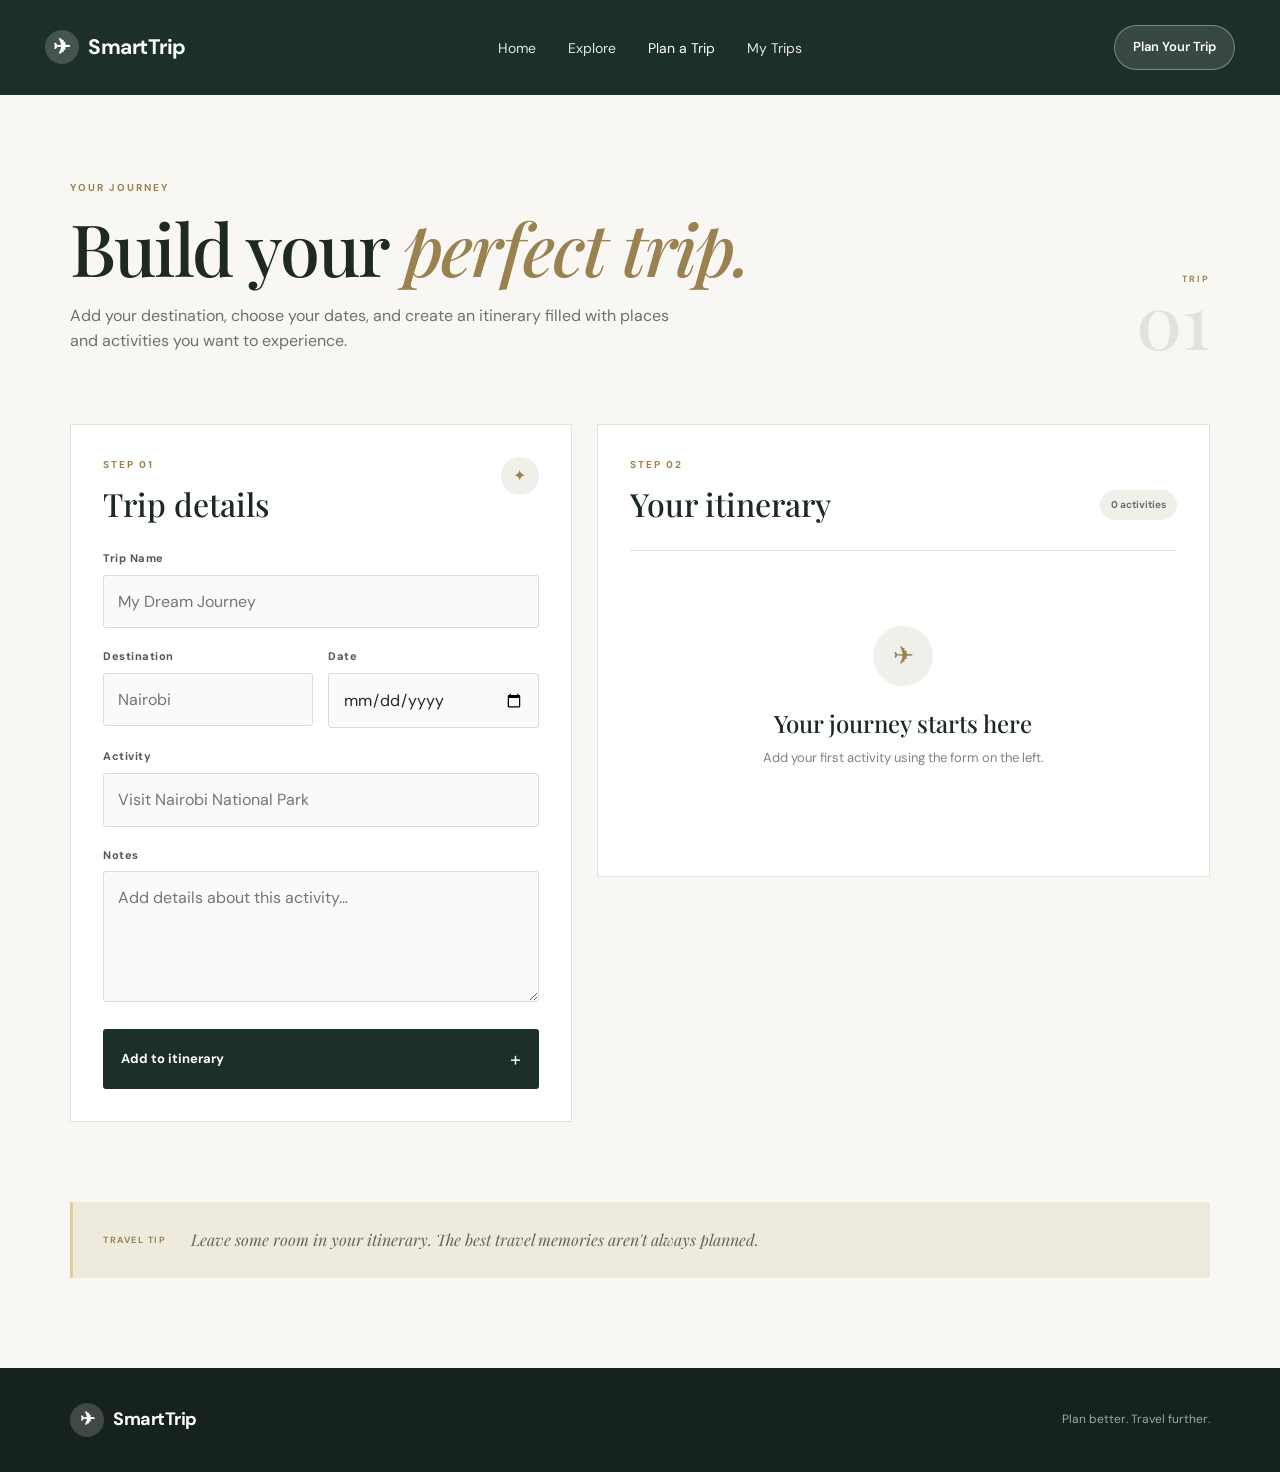
<file: planner.html>
<!DOCTYPE html>
<html lang="en">

<head>

    <meta charset="UTF-8">

    <meta name="viewport" content="width=device-width, initial-scale=1.0">

    <title>Plan a Trip | SmartTrip</title>

    <link rel="stylesheet" href="css/style.css">

</head>

<body>

    <!-- Navigation -->

    <header class="site-header planner-header">

        <nav class="navbar">

            <a href="index.html" class="logo">
                <span>✈</span>
                SmartTrip
            </a>
            <button class="menu-toggle" id="menuToggle" type="button" aria-label="Open navigation menu"
                aria-expanded="false" aria-controls="navLinks">
                ☰
            </button>

            <ul class="nav-links" id="navLinks">

                <li>
                    <a href="index.html">Home</a>
                </li>

                <li>
                    <a href="explore.html">Explore</a>
                </li>

                <li>
                    <a href="planner.html">Plan a Trip</a>
                </li>

                <li>
                    <a href="trips.html">My Trips</a>
                </li>

            </ul>

            <a href="planner.html" class="nav-button">
                Plan Your Trip
            </a>

        </nav>

    </header>


    <main class="planner-page">

        <!-- Planner Introduction -->

        <section class="planner-intro">

            <div>

                <span class="small-label">
                    YOUR JOURNEY
                </span>

                <h1>
                    Build your
                    <em>perfect trip.</em>
                </h1>

                <p>
                    Add your destination, choose your dates,
                    and create an itinerary filled with places
                    and activities you want to experience.
                </p>

            </div>

            <div class="planner-number">
                <span>TRIP</span>
                <strong>01</strong>
            </div>

        </section>


        <!-- Trip Details -->

        <section class="planner-workspace">

            <div class="trip-details-card">

                <div class="card-heading">

                    <div>
                        <span class="small-label">
                            STEP 01
                        </span>

                        <h2>
                            Trip details
                        </h2>
                    </div>

                    <span class="card-icon">
                        ✦
                    </span>

                </div>


                <form id="tripForm">

                    <div class="form-group full-width">

                        <label for="tripName">
                            Trip Name
                        </label>

                        <input type="text" id="tripName" placeholder="My Dream Journey">

                    </div>


                    <div class="form-row">

                        <div class="form-group">

                            <label for="destination">
                                Destination
                            </label>

                            <input type="text" id="destination" placeholder="Nairobi">

                        </div>


                        <div class="form-group">

                            <label for="tripDate">
                                Date
                            </label>

                            <input type="date" id="tripDate">

                        </div>

                    </div>


                    <div class="form-group">

                        <label for="activity">
                            Activity
                        </label>

                        <input type="text" id="activity" placeholder="Visit Nairobi National Park">

                    </div>


                    <div class="form-group">

                        <label for="notes">
                            Notes
                        </label>

                        <textarea id="notes" rows="4" placeholder="Add details about this activity..."></textarea>

                    </div>


                    <button type="submit" class="add-activity-btn">
                        Add to itinerary
                        <span>+</span>
                    </button>

                </form>

            </div>


            <!-- Itinerary -->

            <div class="itinerary-panel">

                <div class="itinerary-heading">

                    <div>

                        <span class="small-label">
                            STEP 02
                        </span>

                        <h2>
                            Your itinerary
                        </h2>

                    </div>

                    <div class="itinerary-count" id="itineraryCount">
                        0 activities
                    </div>

                </div>


                <div id="itineraryList" class="itinerary-list">

                    <div class="empty-itinerary">

                        <div class="empty-itinerary-icon">
                            ✈
                        </div>

                        <h3>
                            Your journey starts here
                        </h3>

                        <p>
                            Add your first activity using
                            the form on the left.
                        </p>

                    </div>

                </div>

            </div>

        </section>


        <!-- Planning Tip -->

        <section class="planner-tip">

            <span>TRAVEL TIP</span>

            <p>
                Leave some room in your itinerary.
                The best travel memories aren't always planned.
            </p>

        </section>

    </main>


    <footer>

        <div class="footer-inner">

            <a href="index.html" class="logo">
                <span>✈</span>
                SmartTrip
            </a>

            <p>
                Plan better. Travel further.
            </p>

        </div>

    </footer>


    <script src="js/nav.js"></script>
    <script src="js/planner.js"></script>

</body>

</html>
</file>
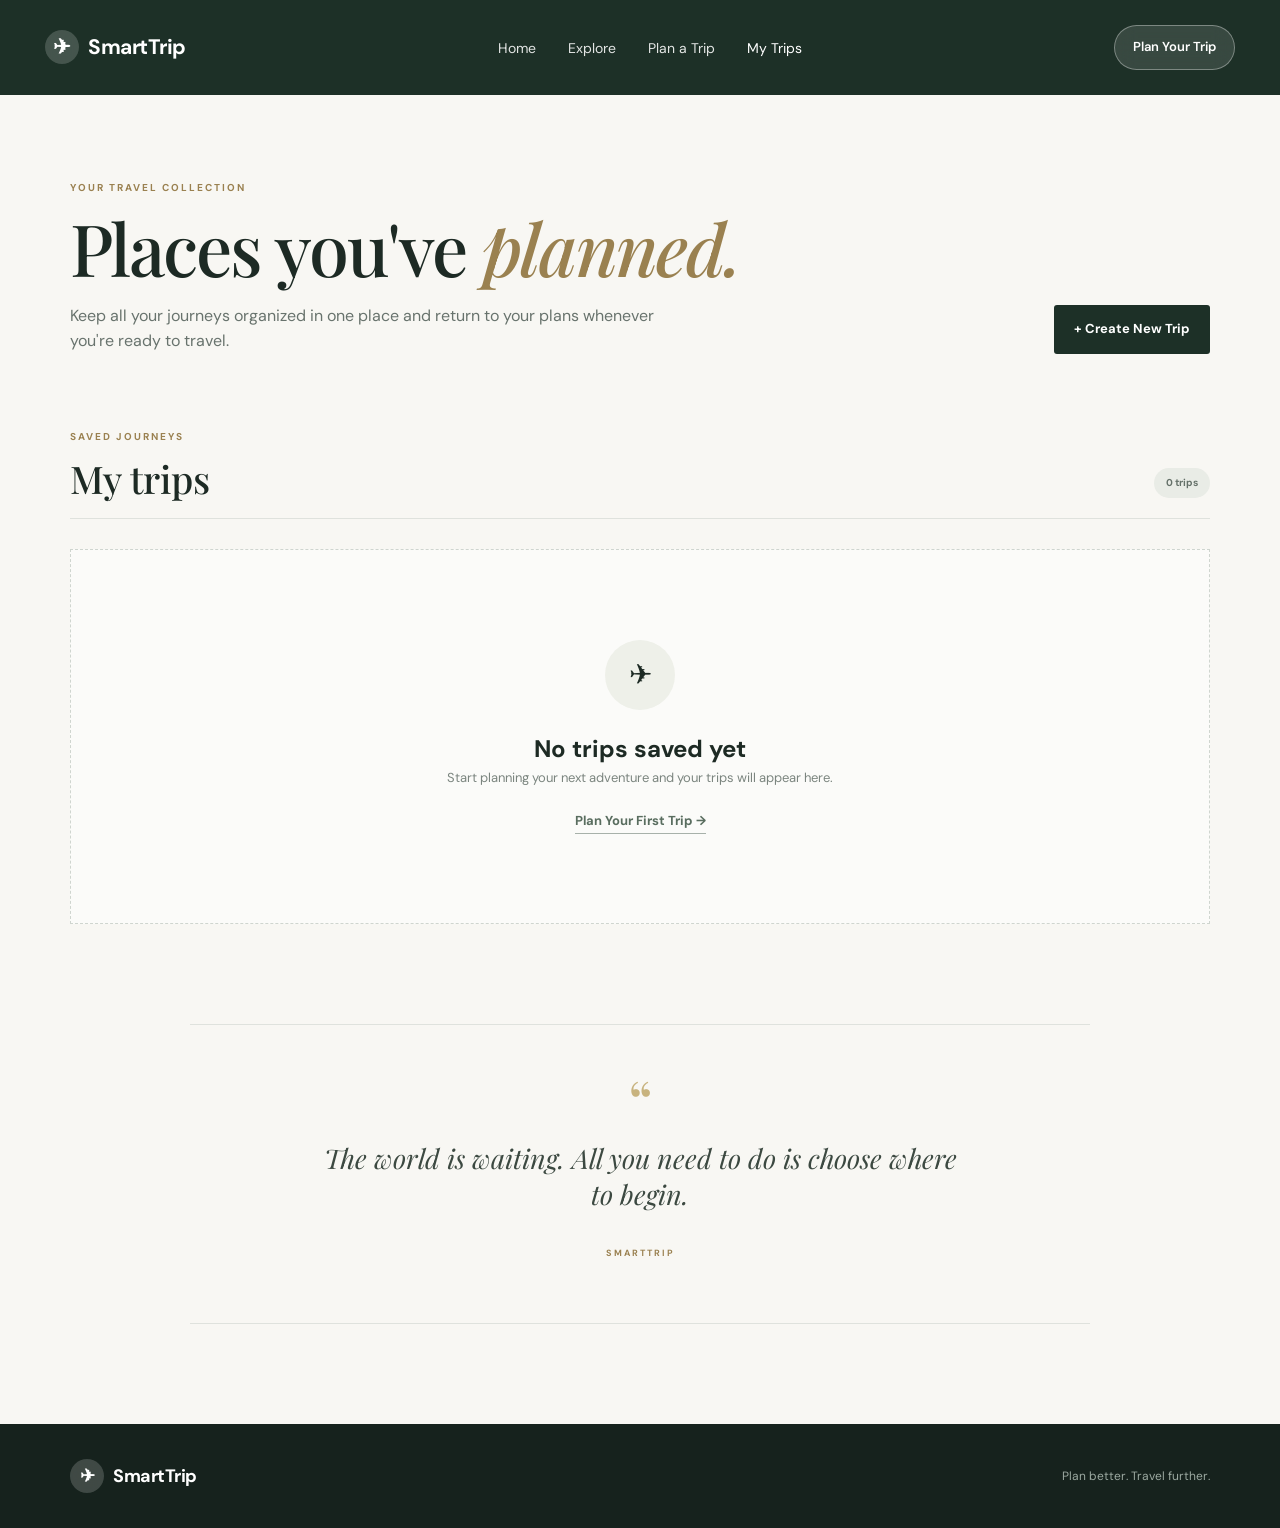
<file: trips.html>
<!DOCTYPE html>
<html lang="en">

<head>

    <meta charset="UTF-8">

    <meta name="viewport" content="width=device-width, initial-scale=1.0">

    <title>My Trips | SmartTrip</title>

    <link rel="stylesheet" href="css/style.css">

</head>

<body>

    <!-- Navigation -->

    <header class="site-header trips-header">

        <nav class="navbar">

            <a href="index.html" class="logo">
                <span>✈</span>
                SmartTrip
            </a>
            <button class="menu-toggle" id="menuToggle" type="button" aria-label="Open navigation menu"
                aria-expanded="false" aria-controls="navLinks">
                ☰
            </button>

            <ul class="nav-links" id="navLinks">

                <li>
                    <a href="index.html">Home</a>
                </li>

                <li>
                    <a href="explore.html">Explore</a>
                </li>

                <li>
                    <a href="planner.html">Plan a Trip</a>
                </li>

                <li>
                    <a href="trips.html">My Trips</a>
                </li>

            </ul>

            <a href="planner.html" class="nav-button">
                Plan Your Trip
            </a>

        </nav>

    </header>


    <main class="trips-page">

        <!-- Page Introduction -->

        <section class="trips-intro">

            <div>

                <span class="small-label">
                    YOUR TRAVEL COLLECTION
                </span>

                <h1>
                    Places you've
                    <em>planned.</em>
                </h1>

                <p>
                    Keep all your journeys organized in one
                    place and return to your plans whenever
                    you're ready to travel.
                </p>

            </div>

            <a href="planner.html" class="create-trip-button">
                + Create New Trip
            </a>

        </section>


        <!-- Saved Trips -->

        <section class="saved-trips-section">

            <div class="saved-trips-heading">

                <div>

                    <span class="small-label">
                        SAVED JOURNEYS
                    </span>

                    <h2>
                        My trips
                    </h2>

                </div>

                <span id="tripCount" class="trip-count">
                    0 trips
                </span>

            </div>


            <div id="tripsList" class="trips-grid">

                <!-- Empty state -->

                <div class="empty-trips">

                    <div class="empty-trips-icon">
                        🧳
                    </div>

                    <h3>
                        Your travel collection is empty
                    </h3>

                    <p>
                        Start planning your first journey
                        and it will appear here.
                    </p>

                    <a href="planner.html">
                        Plan your first trip →
                    </a>

                </div>

            </div>

        </section>


        <!-- Travel Quote -->

        <section class="trips-quote">

            <div class="quote-mark">
                “
            </div>

            <p>
                The world is waiting.
                All you need to do is choose where to begin.
            </p>

            <span>
                SMARTTRIP
            </span>

        </section>

    </main>


    <footer>

        <div class="footer-inner">

            <a href="index.html" class="logo">
                <span>✈</span>
                SmartTrip
            </a>

            <p>
                Plan better. Travel further.
            </p>

        </div>

    </footer>


    <script src="js/nav.js"></script>
    <script src="js/trips.js"></script>

</body>

</html>
</file>
<file: css/style.css>
/* =========  SMARTTRIP TRAVEL DESIGN SYSTEM   ======= */

@import url('https://fonts.googleapis.com/css2?family=DM+Sans:wght@400;500;600;700&family=Playfair+Display:ital,wght@0,500;0,600;1,500;1,600&display=swap');




* {
    margin: 0;
    padding: 0;
    box-sizing: border-box;
}

html {
    scroll-behavior: smooth;
}

body {
    font-family: "DM Sans", sans-serif;

    background: #f8f7f3;

    color: #1d2a24;

    line-height: 1.6;
}

img {
    display: block;

    width: 100%;
}

a {
    color: inherit;

    text-decoration: none;
}

button,
input,
textarea {
    font: inherit;
}


/* =========================
   NAVIGATION
========================= */

.site-header {
    position: absolute;

    top: 0;
    left: 0;

    width: 100%;

    z-index: 20;
}

.navbar {
    max-width: 1250px;

    margin: auto;

    padding: 25px 30px;

    display: flex;

    align-items: center;

    justify-content: space-between;

    gap: 30px;
}

.logo {
    display: flex;

    align-items: center;

    gap: 9px;

    color: white;

    font-size: 21px;

    font-weight: 700;

    letter-spacing: -0.5px;
}

.logo span {
    display: grid;

    place-items: center;

    width: 34px;
    height: 34px;

    border-radius: 50%;

    background: rgba(255,255,255,0.18);

    backdrop-filter: blur(10px);
}

.nav-links {
    display: flex;

    align-items: center;

    gap: 32px;

    list-style: none;
}

.nav-links a {
    color: rgba(255,255,255,0.88);

    font-size: 14px;

    transition: 0.25s ease;
}

.nav-links a:hover,
.nav-links a.active {
    color: white;
}

.nav-button {
    padding: 11px 18px;

    border: 1px solid rgba(255,255,255,0.35);

    border-radius: 30px;

    color: white;

    background: rgba(255,255,255,0.12);

    backdrop-filter: blur(10px);

    font-size: 13px;

    font-weight: 600;

    transition: 0.25s ease;
}

.nav-button:hover {
    background: white;

    color: #1d2a24;
}


/* =========================
   HERO
========================= */

.travel-hero {
    position: relative;

    min-height: 720px;

    display: flex;

    align-items: center;

    padding: 120px 8% 80px;

    background-image:
        url("https://images.unsplash.com/photo-1500534623283-312aade485b7?auto=format&fit=crop&w=2000&q=90");

    background-size: cover;

    background-position: center;
}

.hero-overlay {
    position: absolute;

    inset: 0;

    background:
        linear-gradient(
            90deg,
            rgba(11, 24, 19, 0.78),
            rgba(11, 24, 19, 0.35),
            rgba(11, 24, 19, 0.08)
        );
}

.hero-content {
    position: relative;

    z-index: 2;

    max-width: 700px;

    color: white;
}

.hero-tag {
    display: inline-block;

    margin-bottom: 20px;

    color: #d8c89a;

    font-size: 11px;

    font-weight: 700;

    letter-spacing: 2px;
}

.hero-content h1 {
    margin-bottom: 25px;

    font-family: "Playfair Display", serif;

    font-size: clamp(52px, 7vw, 88px);

    line-height: 0.98;

    font-weight: 500;

    letter-spacing: -3px;
}

.hero-content h1 em {
    display: block;

    color: #e1cf99;

    font-weight: 500;
}

.hero-content p {
    max-width: 570px;

    margin-bottom: 32px;

    color: rgba(255,255,255,0.86);

    font-size: 17px;
}

.hero-buttons {
    display: flex;

    align-items: center;

    gap: 12px;

    flex-wrap: wrap;
}

.hero-primary,
.hero-secondary {
    padding: 14px 22px;

    border-radius: 4px;

    font-size: 14px;

    font-weight: 600;

    transition: 0.25s ease;
}

.hero-primary {
    display: flex;

    gap: 20px;

    align-items: center;

    background: #e1cf99;

    color: #18231e;
}

.hero-primary:hover {
    background: white;
}

.hero-primary span {
    font-size: 18px;
}

.hero-secondary {
    border: 1px solid rgba(255,255,255,0.4);

    color: white;

    background: rgba(255,255,255,0.08);

    backdrop-filter: blur(8px);
}

.hero-secondary:hover {
    background: white;

    color: #18231e;
}

.hero-location {
    position: absolute;

    right: 8%;

    bottom: 55px;

    z-index: 3;

    display: flex;

    align-items: center;

    gap: 12px;

    padding: 14px 18px;

    border-left: 2px solid #e1cf99;

    background: rgba(10,20,16,0.35);

    backdrop-filter: blur(10px);

    color: white;
}

.hero-location span {
    font-size: 20px;
}

.hero-location small {
    display: block;

    margin-bottom: 2px;

    color: #d8c89a;

    font-size: 9px;

    letter-spacing: 1.5px;
}

.hero-location strong {
    font-size: 13px;
}


/* =========================
   INTRO
========================= */

.intro-section {
    max-width: 1100px;

    margin: auto;

    padding: 110px 30px;

    display: grid;

    grid-template-columns: 1fr 1fr;

    gap: 100px;

    align-items: center;
}

.small-label {
    display: block;

    margin-bottom: 15px;

    color: #9a8150;

    font-size: 10px;

    font-weight: 700;

    letter-spacing: 2px;
}

.intro-heading h2,
.experience-content h2 {
    font-family: "Playfair Display", serif;

    font-size: 48px;

    line-height: 1.05;

    font-weight: 500;

    letter-spacing: -1px;
}

.intro-text p {
    margin-bottom: 22px;

    color: #68736d;

    font-size: 16px;
}

.intro-text a,
.section-top > a {
    color: #596d5f;

    font-size: 13px;

    font-weight: 700;

    border-bottom: 1px solid #a7b1aa;

    padding-bottom: 4px;
}


/* =========================
   DESTINATIONS
========================= */

.destinations-section {
    max-width: 1250px;

    margin: auto;

    padding: 30px 30px 110px;
}

.section-top {
    display: flex;

    justify-content: space-between;

    align-items: end;

    margin-bottom: 30px;
}

.section-top h2 {
    font-family: "Playfair Display", serif;

    font-size: 42px;

    font-weight: 500;
}

.destination-grid {
    display: grid;

    grid-template-columns: 1.5fr 1fr 1fr;

    gap: 18px;

    min-height: 430px;
}

.destination-card {
    position: relative;

    overflow: hidden;

    min-height: 430px;

    border-radius: 5px;

    color: white;
}

.destination-card img {
    position: absolute;

    inset: 0;

    width: 100%;
    height: 100%;

    object-fit: cover;

    transition: transform 0.6s ease;
}

.destination-card::after {
    content: "";

    position: absolute;

    inset: 0;

    background:
        linear-gradient(
            transparent 35%,
            rgba(0,0,0,0.75)
        );
}

.destination-card:hover img {
    transform: scale(1.06);
}

.destination-info {
    position: absolute;

    left: 25px;
    right: 25px;
    bottom: 25px;

    z-index: 2;
}

.destination-info span {
    color: #e1cf99;

    font-size: 9px;

    font-weight: 700;

    letter-spacing: 1.8px;
}

.destination-info h3 {
    margin-top: 5px;

    font-family: "Playfair Display", serif;

    font-size: 28px;

    font-weight: 500;
}


/* =========================
   EXPERIENCE
========================= */

.experience-section {
    max-width: 1200px;

    margin: auto;

    padding: 30px 30px 120px;

    display: grid;

    grid-template-columns: 1fr 1fr;

    gap: 80px;

    align-items: center;
}

.experience-image {
    height: 600px;

    overflow: hidden;
}

.experience-image img {
    height: 100%;

    object-fit: cover;
}

.experience-content > p {
    margin: 25px 0 35px;

    color: #68736d;
}

.steps {
    border-top: 1px solid #dfe2dd;
}

.step {
    display: flex;

    gap: 22px;

    padding: 20px 0;

    border-bottom: 1px solid #dfe2dd;
}

.step > span {
    color: #a28a58;

    font-family: "Playfair Display", serif;

    font-size: 18px;
}

.step h3 {
    margin-bottom: 3px;

    font-size: 15px;
}

.step p {
    color: #7a847e;

    font-size: 13px;
}


/* =========================
   CTA
========================= */

.travel-cta {
    max-width: 1200px;

    margin: 0 auto 100px;

    padding: 55px 60px;

    display: flex;

    justify-content: space-between;

    align-items: center;

    gap: 30px;

    background: #1d3027;

    color: white;
}

.travel-cta span {
    color: #d8c89a;

    font-size: 9px;

    font-weight: 700;

    letter-spacing: 2px;
}

.travel-cta h2 {
    margin-top: 8px;

    font-family: "Playfair Display", serif;

    font-size: 38px;

    font-weight: 500;
}

.travel-cta a {
    padding: 14px 22px;

    background: #e1cf99;

    color: #1d3027;

    font-size: 13px;

    font-weight: 700;
}


/* =========================
   FOOTER
========================= */

footer {
    background: #16221d;

    color: white;
}

.footer-inner {
    max-width: 1200px;

    margin: auto;

    padding: 35px 30px;

    display: flex;

    justify-content: space-between;

    align-items: center;
}

.footer-inner .logo {
    font-size: 18px;
}

.footer-inner p {
    color: #9ca9a1;

    font-size: 12px;
}


/* =========================
   RESPONSIVE
========================= */

@media (max-width: 900px) {

    .nav-links {
        gap: 15px;
    }

    .nav-button {
        display: none;
    }

    .travel-hero {
        min-height: 650px;

        padding: 120px 30px 70px;
    }

    .hero-location {
        right: 30px;
    }

    .intro-section,
    .experience-section {
        grid-template-columns: 1fr;

        gap: 45px;
    }

    .destination-grid {
        grid-template-columns: 1fr 1fr;
    }

    .destination-large {
        grid-column: span 2;
    }

    .experience-image {
        height: 450px;
    }
}


@media (max-width: 600px) {

    .navbar {
        padding: 18px 18px;
    }

    .nav-links {
        display: none;
    }

    .travel-hero {
        min-height: 650px;

        padding: 120px 22px 70px;

        background-position: 60% center;
    }

    .hero-content h1 {
        font-size: 50px;

        letter-spacing: -2px;
    }

    .hero-content p {
        font-size: 15px;
    }

    .hero-location {
        left: 22px;
        right: auto;

        bottom: 30px;
    }

    .intro-section {
        padding: 75px 22px;
    }

    .intro-heading h2,
    .experience-content h2 {
        font-size: 40px;
    }

    .destinations-section {
        padding: 20px 22px 75px;
    }

    .section-top {
        align-items: flex-start;

        flex-direction: column;

        gap: 15px;
    }

    .section-top h2 {
        font-size: 36px;
    }

    .destination-grid {
        grid-template-columns: 1fr;
    }

    .destination-large {
        grid-column: auto;
    }

    .destination-card {
        min-height: 350px;
    }

    .experience-section {
        padding: 20px 22px 75px;
    }

    .experience-image {
        height: 380px;
    }

    .travel-cta {
        margin: 0 22px 70px;

        padding: 35px 25px;

        flex-direction: column;

        align-items: flex-start;
    }

    .travel-cta h2 {
        font-size: 32px;
    }

    .footer-inner {
        padding: 30px 22px;

        flex-direction: column;

        align-items: flex-start;

        gap: 15px;
    }

}



/* =========================
   EXPLORE PAGE
========================= */

.explore-page {
    padding-top: 0;
}

.explore-header {
    position: relative;

    background: #1d3027;
}


/* Explore hero */

.explore-hero {
    max-width: 1200px;

    margin: auto;

    padding: 90px 30px 70px;

    display: flex;

    flex-direction: column;

    align-items: center;

    text-align: center;
}

.explore-hero > div {
    max-width: 720px;
}

.explore-hero h1 {
    margin-bottom: 18px;

    font-family: "Playfair Display", serif;

    font-size: clamp(48px, 6vw, 72px);

    line-height: 1;

    font-weight: 500;

    letter-spacing: -2px;
}

.explore-hero h1 em {
    color: #9a8150;

    font-weight: 500;
}

.explore-hero > div > p {
    max-width: 570px;

    margin: auto;

    color: #68736d;
}


/* Search */

.destination-search {
    width: min(720px, 100%);

    margin-top: 40px;

    padding: 8px;

    display: flex;

    align-items: center;

    gap: 10px;

    border: 1px solid #d9ddd8;

    border-radius: 6px;

    background: white;

    box-shadow:
        0 15px 40px rgba(29, 48, 39, 0.08);
}

.destination-search > span {
    padding-left: 12px;

    font-size: 19px;
}

.destination-search input {
    flex: 1;

    width: 100%;

    padding: 13px 5px;

    border: none;

    outline: none;

    background: transparent;

    color: #1d2a24;
}

.destination-search input::placeholder {
    color: #9aa39e;
}

.destination-search button {
    padding: 13px 20px;

    border: none;

    border-radius: 4px;

    background: #1d3027;

    color: white;

    cursor: pointer;

    font-size: 13px;

    font-weight: 600;

    transition: 0.2s ease;
}

.destination-search button:hover {
    background: #314d3e;
}


/* Results */

.search-results-section {
    max-width: 1200px;

    margin: auto;

    padding: 0 30px 100px;
}

.destination-result {
    min-height: 100px;
}

.empty-explore {
    padding: 70px 20px;

    text-align: center;

    border-top: 1px solid #dfe2dd;

    border-bottom: 1px solid #dfe2dd;
}

.empty-icon {
    margin-bottom: 15px;

    font-size: 42px;
}

.empty-explore h2 {
    margin-bottom: 5px;

    font-family: "Playfair Display", serif;

    font-size: 30px;

    font-weight: 500;
}

.empty-explore p {
    color: #7b857f;

    font-size: 14px;
}


/* Inspiration */

.explore-inspiration {
    max-width: 1200px;

    margin: auto;

    padding: 20px 30px 110px;
}

.travel-types {
    display: grid;

    grid-template-columns:
        repeat(3, 1fr);

    gap: 18px;
}

.travel-type {
    position: relative;

    height: 390px;

    overflow: hidden;

    border-radius: 5px;

    color: white;
}

.travel-type img {
    height: 100%;

    object-fit: cover;

    transition: transform 0.6s ease;
}

.travel-type::after {
    content: "";

    position: absolute;

    inset: 0;

    background:
        linear-gradient(
            transparent 35%,
            rgba(0,0,0,0.75)
        );
}

.travel-type:hover img {
    transform: scale(1.06);
}

.travel-type > div {
    position: absolute;

    left: 25px;

    bottom: 25px;

    z-index: 2;
}

.travel-type span {
    color: #e1cf99;

    font-size: 10px;

    font-weight: 700;
}

.travel-type h3 {
    margin-top: 3px;

    font-family: "Playfair Display", serif;

    font-size: 29px;

    font-weight: 500;
}


/* Responsive */

@media (max-width: 700px) {

    .explore-hero {
        padding: 65px 20px 50px;
    }

    .explore-hero h1 {
        font-size: 45px;
    }

    .destination-search {
        align-items: stretch;

        flex-wrap: wrap;
    }

    .destination-search input {
        min-width: 180px;
    }

    .destination-search button {
        width: 100%;
    }

    .search-results-section,
    .explore-inspiration {
        padding-left: 20px;

        padding-right: 20px;
    }

    .travel-types {
        grid-template-columns: 1fr;
    }

    .travel-type {
        height: 330px;
    }

}




/* =========================
   PLANNER PAGE
========================= */

.planner-header {
    position: relative;

    background: #1d3027;
}

.planner-page {
    background: #f8f7f3;

    min-height: 100vh;
}


/* Planner introduction */

.planner-intro {
    max-width: 1200px;

    margin: auto;

    padding: 85px 30px 70px;

    display: flex;

    justify-content: space-between;

    align-items: end;

    gap: 40px;
}

.planner-intro > div:first-child {
    max-width: 720px;
}

.planner-intro h1 {
    margin-bottom: 20px;

    font-family: "Playfair Display", serif;

    font-size: clamp(48px, 6vw, 72px);

    line-height: 1;

    font-weight: 500;

    letter-spacing: -2px;
}

.planner-intro h1 em {
    color: #9a8150;

    font-weight: 500;
}

.planner-intro p {
    max-width: 600px;

    color: #68736d;

    font-size: 16px;
}

.planner-number {
    display: flex;

    flex-direction: column;

    align-items: end;
}

.planner-number span {
    color: #9a8150;

    font-size: 9px;

    font-weight: 700;

    letter-spacing: 2px;
}

.planner-number strong {
    color: #dfe2dd;

    font-family: "Playfair Display", serif;

    font-size: 75px;

    font-weight: 500;

    line-height: 0.9;
}


/* Workspace */

.planner-workspace {
    max-width: 1200px;

    margin: auto;

    padding: 0 30px 80px;

    display: grid;

    grid-template-columns: 0.9fr 1.1fr;

    gap: 25px;

    align-items: start;
}


/* Details card */

.trip-details-card,
.itinerary-panel {
    padding: 32px;

    border: 1px solid #e0e3de;

    background: white;
}

.card-heading,
.itinerary-heading {
    display: flex;

    justify-content: space-between;

    align-items: start;

    margin-bottom: 30px;
}

.card-heading h2,
.itinerary-heading h2 {
    font-family: "Playfair Display", serif;

    font-size: 32px;

    font-weight: 500;

    line-height: 1;
}

.card-icon {
    width: 38px;
    height: 38px;

    display: grid;

    place-items: center;

    border-radius: 50%;

    background: #eef0e9;

    color: #9a8150;
}


/* Form */

.form-group {
    margin-bottom: 20px;
}

.form-group label {
    display: block;

    margin-bottom: 7px;

    color: #4d5952;

    font-size: 11px;

    font-weight: 700;

    letter-spacing: 0.5px;
}

.form-group input,
.form-group textarea {
    width: 100%;

    padding: 13px 14px;

    border: 1px solid #d9ddd8;

    outline: none;

    border-radius: 3px;

    background: #fafaf8;

    color: #1d2a24;

    transition: 0.2s ease;
}

.form-group textarea {
    resize: vertical;

    min-height: 100px;
}

.form-group input:focus,
.form-group textarea:focus {
    border-color: #9a8150;

    background: white;
}

.form-row {
    display: grid;

    grid-template-columns: 1fr 1fr;

    gap: 15px;
}

.add-activity-btn {
    width: 100%;

    padding: 14px 18px;

    display: flex;

    justify-content: space-between;

    align-items: center;

    border: none;

    border-radius: 3px;

    background: #1d3027;

    color: white;

    cursor: pointer;

    font-size: 13px;

    font-weight: 700;

    transition: 0.2s ease;
}

.add-activity-btn:hover {
    background: #314d3e;
}

.add-activity-btn span {
    font-size: 20px;

    font-weight: 400;
}


/* Itinerary */

.itinerary-heading {
    align-items: end;
}

.itinerary-count {
    padding: 7px 11px;

    border-radius: 20px;

    background: #eef0e9;

    color: #657169;

    font-size: 10px;

    font-weight: 700;
}

.itinerary-list {
    border-top: 1px solid #e1e4df;
}

.empty-itinerary {
    padding: 75px 20px;

    text-align: center;
}

.empty-itinerary-icon {
    width: 60px;
    height: 60px;

    margin: 0 auto 18px;

    display: grid;

    place-items: center;

    border-radius: 50%;

    background: #eef0e9;

    color: #9a8150;

    font-size: 25px;
}

.empty-itinerary h3 {
    margin-bottom: 6px;

    font-family: "Playfair Display", serif;

    font-size: 24px;

    font-weight: 500;
}

.empty-itinerary p {
    color: #7b857f;

    font-size: 13px;
}


/* Planning tip */

.planner-tip {
    max-width: 1140px;

    margin: 0 auto 90px;

    padding: 25px 30px;

    border-left: 3px solid #e1cf99;

    background: #eeeade;

    display: flex;

    align-items: center;

    gap: 25px;
}

.planner-tip span {
    color: #9a8150;

    font-size: 9px;

    font-weight: 700;

    letter-spacing: 1.5px;

    white-space: nowrap;
}

.planner-tip p {
    color: #5e675f;

    font-family: "Playfair Display", serif;

    font-size: 16px;

    font-style: italic;
}


/* Responsive */

@media (max-width: 850px) {

    .planner-workspace {
        grid-template-columns: 1fr;
    }

    .planner-intro {
        align-items: start;
    }

    .planner-number {
        display: none;
    }

}


@media (max-width: 600px) {

    .planner-intro {
        padding: 60px 20px 45px;
    }

    .planner-intro h1 {
        font-size: 45px;
    }

    .planner-workspace {
        padding: 0 20px 60px;
    }

    .trip-details-card,
    .itinerary-panel {
        padding: 24px 20px;
    }

    .form-row {
        grid-template-columns: 1fr;
    }

    .planner-tip {
        margin: 0 20px 60px;

        align-items: flex-start;

        flex-direction: column;

        gap: 8px;
    }

}



/* =========================
   MY TRIPS PAGE
========================= */

.trips-header {
    position: relative;

    background: #1d3027;
}

.trips-page {
    min-height: 100vh;

    background: #f8f7f3;
}


/* Introduction */

.trips-intro {
    max-width: 1200px;

    margin: auto;

    padding: 85px 30px 75px;

    display: flex;

    justify-content: space-between;

    align-items: end;

    gap: 40px;
}

.trips-intro > div {
    max-width: 700px;
}

.trips-intro h1 {
    margin-bottom: 20px;

    font-family: "Playfair Display", serif;

    font-size: clamp(48px, 6vw, 72px);

    line-height: 1;

    font-weight: 500;

    letter-spacing: -2px;
}

.trips-intro h1 em {
    color: #9a8150;

    font-weight: 500;
}

.trips-intro p {
    max-width: 600px;

    color: #68736d;

    font-size: 16px;
}

.create-trip-button {
    flex-shrink: 0;

    padding: 14px 20px;

    border-radius: 3px;

    background: #1d3027;

    color: white;

    font-size: 13px;

    font-weight: 700;

    transition: 0.2s ease;
}

.create-trip-button:hover {
    background: #314d3e;
}


/* Saved trips */

.saved-trips-section {
    max-width: 1200px;

    margin: auto;

    padding: 0 30px 100px;
}

.saved-trips-heading {
    display: flex;

    justify-content: space-between;

    align-items: end;

    margin-bottom: 30px;

    border-bottom: 1px solid #dfe2dd;

    padding-bottom: 20px;
}

.saved-trips-heading h2 {
    font-family: "Playfair Display", serif;

    font-size: 38px;

    font-weight: 500;

    line-height: 1;
}

.trip-count {
    padding: 7px 12px;

    border-radius: 20px;

    background: #e9ece6;

    color: #657169;

    font-size: 10px;

    font-weight: 700;
}


/* Trip cards */

.trips-grid {
    display: grid;

    grid-template-columns:
        repeat(2, 1fr);

    gap: 20px;
}

.trip-card {
    position: relative;

    min-height: 360px;

    overflow: hidden;

    border-radius: 5px;

    color: white;
}

.trip-card img {
    position: absolute;

    inset: 0;

    width: 100%;
    height: 100%;

    object-fit: cover;

    transition: transform 0.6s ease;
}

.trip-card::after {
    content: "";

    position: absolute;

    inset: 0;

    background:
        linear-gradient(
            transparent 25%,
            rgba(0,0,0,0.8)
        );
}

.trip-card:hover img {
    transform: scale(1.05);
}

.trip-card-content {
    position: absolute;

    left: 28px;
    right: 28px;
    bottom: 25px;

    z-index: 2;
}

.trip-card-content span {
    color: #e1cf99;

    font-size: 9px;

    font-weight: 700;

    letter-spacing: 1.5px;
}

.trip-card-content h3 {
    margin: 5px 0 8px;

    font-family: "Playfair Display", serif;

    font-size: 32px;

    font-weight: 500;
}

.trip-card-content p {
    color: rgba(255,255,255,0.8);

    font-size: 12px;
}


/* Empty state */

.empty-trips {
    grid-column: 1 / -1;

    padding: 90px 25px;

    text-align: center;

    border: 1px dashed #cfd5cf;

    background: #fbfbf9;
}

.empty-trips-icon {
    width: 70px;
    height: 70px;

    margin: 0 auto 20px;

    display: grid;

    place-items: center;

    border-radius: 50%;

    background: #eef0e9;

    font-size: 28px;
}

.empty-trips h3 {
    margin-bottom: 7px;

    font-family: "Playfair Display", serif;

    font-size: 27px;

    font-weight: 500;
}

.empty-trips p {
    margin-bottom: 18px;

    color: #7b857f;

    font-size: 13px;
}

.empty-trips a {
    color: #596d5f;

    border-bottom: 1px solid #a7b1aa;

    padding-bottom: 4px;

    font-size: 13px;

    font-weight: 700;
}


/* Quote */

.trips-quote {
    max-width: 900px;

    margin: 0 auto 100px;

    padding: 60px 30px;

    text-align: center;

    border-top: 1px solid #dfe2dd;
    border-bottom: 1px solid #dfe2dd;
}

.quote-mark {
    color: #c8b37e;

    font-family: "Playfair Display", serif;

    font-size: 60px;

    line-height: 0.5;
}

.trips-quote p {
    max-width: 650px;

    margin: 25px auto;

    font-family: "Playfair Display", serif;

    font-size: 27px;

    line-height: 1.35;

    font-style: italic;

    color: #3c4941;
}

.trips-quote span {
    color: #9a8150;

    font-size: 9px;

    font-weight: 700;

    letter-spacing: 2px;
}


/* Responsive */

@media (max-width: 750px) {

    .trips-intro {
        align-items: start;

        flex-direction: column;
    }

    .trips-intro h1 {
        font-size: 47px;
    }

    .trips-grid {
        grid-template-columns: 1fr;
    }

}


@media (max-width: 600px) {

    .trips-intro {
        padding: 60px 20px 50px;
    }

    .saved-trips-section {
        padding: 0 20px 70px;
    }

    .saved-trips-heading {
        align-items: start;

        flex-direction: column;

        gap: 12px;
    }

    .trip-card {
        min-height: 330px;
    }

    .trip-card-content h3 {
        font-size: 28px;
    }

    .trips-quote {
        margin: 0 20px 70px;

        padding: 45px 20px;
    }

    .trips-quote p {
        font-size: 23px;
    }

}

/* =========================
   WEATHER RESULT
========================= */

.weather-result {
    overflow: hidden;

    border-radius: 6px;

    background: #0d1411;

    color: white;
}

.weather-location {
    padding: 30px 35px;

    border-bottom: 1px solid rgba(255,255,255,0.12);
}

.weather-location span,
.weather-label {
    color: #d8c89a;

    font-size: 9px;

    font-weight: 700;

    letter-spacing: 2px;
}

.weather-location h2 {
    margin-top: 8px;

    font-family: "Playfair Display", serif;

    font-size: 42px;

    font-weight: 500;
}

.weather-location p {
    color: rgba(255,255,255,0.65);

    font-size: 13px;
}

.weather-main {
    padding: 35px;

    display: flex;

    justify-content: space-between;

    align-items: center;

    gap: 30px;
}

.weather-main strong {
    display: block;

    margin-top: 5px;

    font-family: "Playfair Display", serif;

    font-size: 55px;

    font-weight: 500;
}

.weather-details {
    display: flex;

    gap: 35px;
}

.weather-details > div {
    min-width: 90px;
}

.weather-details span {
    font-size: 20px;
}

.weather-details p {
    margin: 5px 0;

    color: rgba(255,255,255,0.55);

    font-size: 11px;
}

.weather-details strong {
    font-family: "DM Sans", sans-serif;

    font-size: 15px;

    font-weight: 600;
}


@media (max-width: 650px) {

    .weather-main {
        align-items: flex-start;

        flex-direction: column;
    }

    .weather-details {
        width: 100%;

        justify-content: space-between;
    }

}


/* =========================
   EXPLORE WEATHER IMAGE
========================= */

.weather-image {
    width: 100%;

    height: 360px;

    object-fit: cover;
}

.weather-description {
    margin-top: 5px;

    color: rgba(255,255,255,0.75);

    font-size: 14px;
}

/* =========================
   ITINERARY ITEMS
========================= */

.itinerary-item {
    display: flex;
    gap: 20px;
    padding: 22px 0;
    border-bottom: 1px solid #e5e0d5;
}

.itinerary-item:last-child {
    border-bottom: none;
}

.itinerary-date {
    min-width: 95px;
    color: #a28f5b;
    font-size: 12px;
    font-weight: 700;
    letter-spacing: 1px;
}

.itinerary-content h3 {
    margin: 0 0 6px;
    font-family: "Playfair Display", serif;
    font-size: 22px;
    font-weight: 500;
    color: #1d3027;
}

.itinerary-content p {
    margin: 0 0 5px;
    color: #777;
    font-size: 13px;
}

.itinerary-content small {
    display: block;
    margin-top: 8px;
    color: #999;
    font-size: 12px;
}

.delete-activity {
    margin-top: 12px;
    padding: 7px 14px;
    border: 2px solid #d8c89a;
    border-radius: 5px;
    background: transparent;
    color: #8b7650;
    font-family: "DM Sans", sans-serif;
    font-size: 15px;
    cursor: pointer;
    transition: all 0.2s ease;
}

.delete-activity:hover {
    background: #1d3027;
    color: white;
    border-color: #1d3027;
}



.trip-activities {
    margin-top: 25px;
    border-top: 1px solid #e5e0d5;
}

.trip-activity {
    padding: 15px 0;
    border-bottom: 1px solid #eeeae1;
}

.trip-activity:last-child {
    border-bottom: none;
}

.trip-activity strong {
    display: block;
    color: #1d3027;
    font-size: 14px;
    font-weight: 600;
}

.trip-activity small {
    display: block;
    margin-top: 5px;
    color: #888;
    font-size: 12px;
}


.delete-trip {
    margin-top: 20px;
    padding: 9px 16px;
    border: 1px solid #c9b88a;
    border-radius: 3px;
    background: transparent;
    color: #8b7650;
    font-family: "DM Sans", sans-serif;
    font-size: 11px;
    font-weight: 600;
    cursor: pointer;
    transition: all 0.2s ease;
}

.delete-trip:hover {
    background: #1d3027;
    color: white;
    border-color: #1d3027;
}



/* Mobile Navigation Menu */

.menu-toggle {
    display: none;
    border: 1px solid rgba(255, 255, 255, 0.4);
    border-radius: 8px;
    padding: 7px 11px;
    background: rgba(255, 255, 255, 0.12);
    color: white;
    font-size: 25px;
    line-height: 1;
    cursor: pointer;
}

@media (max-width: 600px) {
    .navbar {
        position: relative;
    }

    .menu-toggle {
        display: block;
        margin-left: auto;
    }

    .navbar .nav-links {
        display: none;
        position: absolute;
        top: calc(100% - 5px);
        left: 18px;
        right: 18px;
        flex-direction: column;
        align-items: stretch;
        gap: 0;
        padding: 10px 18px;
        margin: 0;
        border: 1px solid rgba(255, 255, 255, 0.15);
        border-radius: 12px;
        background: #1d3027;
        box-shadow: 0 12px 30px rgba(0, 0, 0, 0.2);
        z-index: 30;
    }

    .navbar .nav-links.is-open {
        display: flex;
    }

    .navbar .nav-links li a {
        display: block;
        padding: 14px 4px;
        color: white;
    }

    .navbar .nav-links li + li {
        border-top: 1px solid rgba(255, 255, 255, 0.12);
    }
}
</file>
